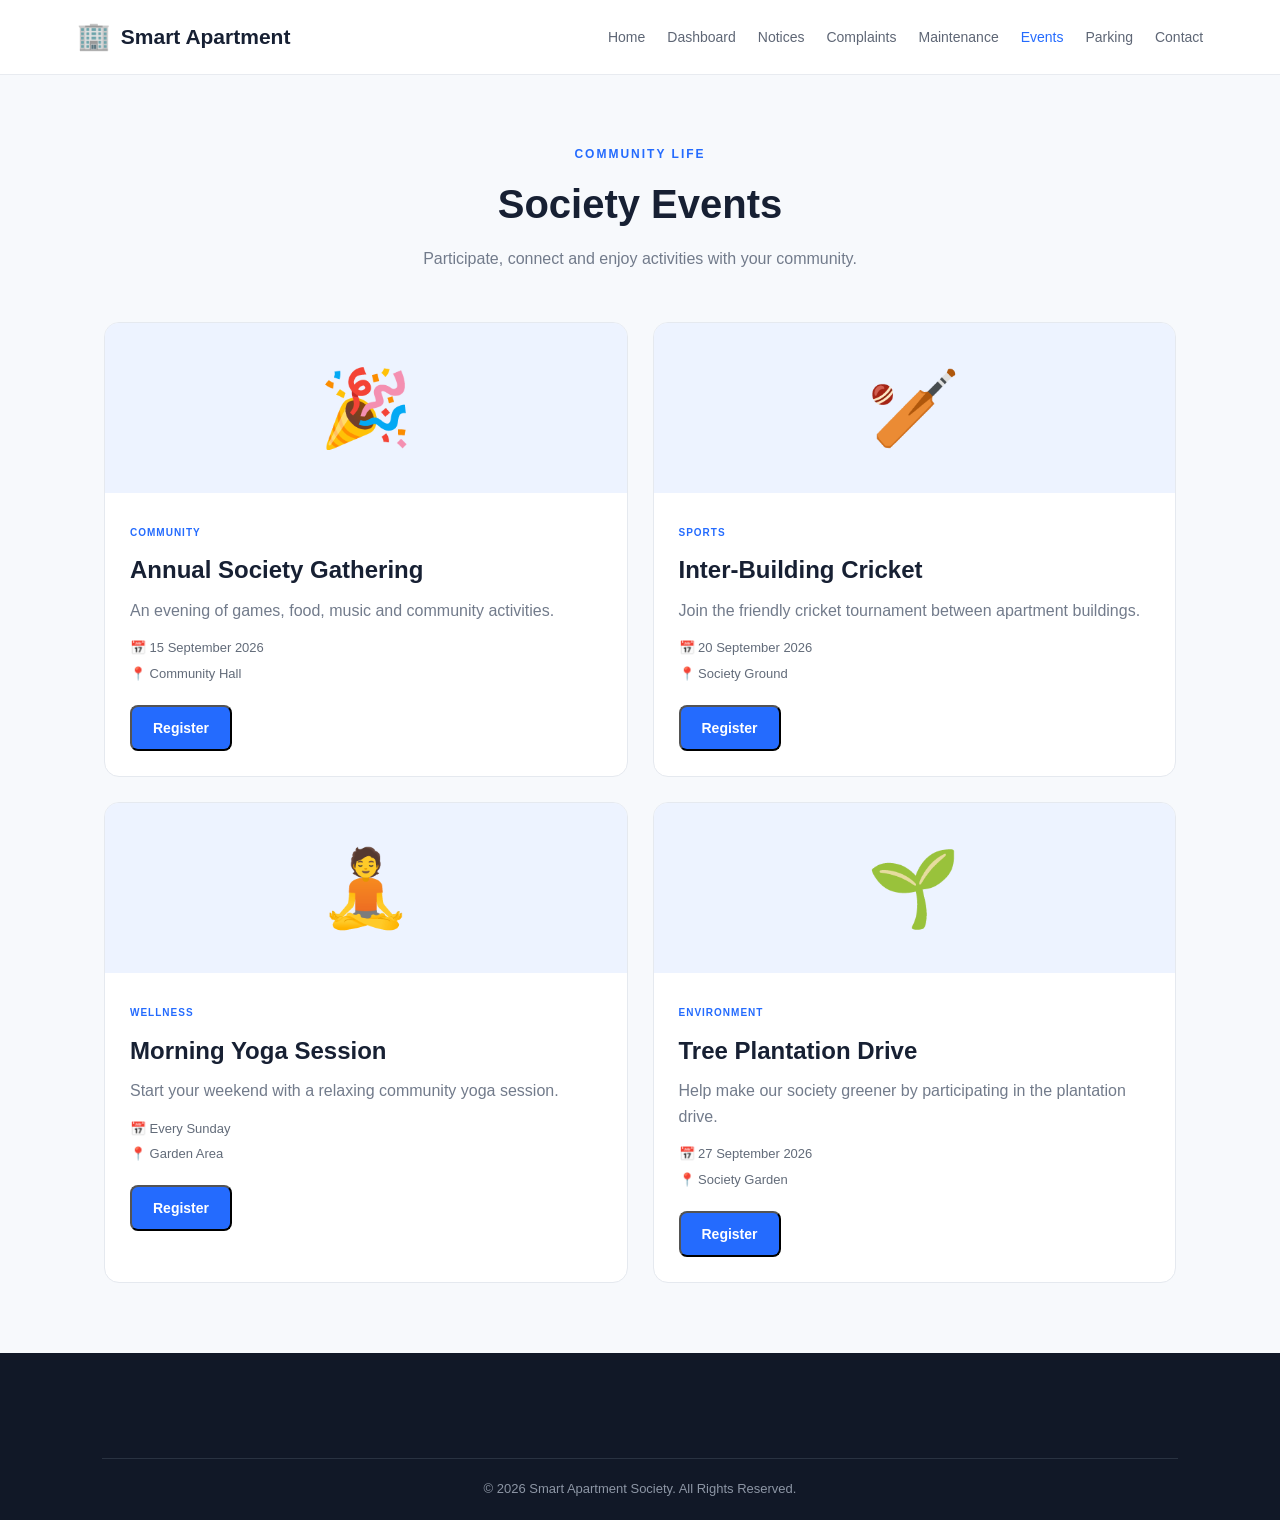
<file: events.html>
<!DOCTYPE html>
<html lang="en">

<head>

    <meta charset="UTF-8">
    <meta name="viewport" content="width=device-width, initial-scale=1.0">

    <title>Events | Smart Apartment</title>

    <link rel="stylesheet" href="./style.css">
    <link rel="stylesheet" href="./responsive.css">

</head>

<body>

<header class="navbar">

    <div class="logo">
        <span>🏢</span>
        Smart Apartment
    </div>

    <nav>
        <a href="index.html">Home</a>
        <a href="dashboard.html">Dashboard</a>
        <a href="notices.html">Notices</a>
        <a href="complaints.html">Complaints</a>
        <a href="maintenance.html">Maintenance</a>
        <a href="events.html" class="active">Events</a>
        <a href="parking.html">Parking</a>
        <a href="contact.html">Contact</a>
    </nav>

</header>


<main class="page-container">

    <div class="page-title">

        <p class="section-label">COMMUNITY LIFE</p>

        <h1>Society Events</h1>

        <p>
            Participate, connect and enjoy activities with your community.
        </p>

    </div>


    <div class="event-grid">

        <div class="event-card">

            <div class="event-banner">
                🎉
            </div>

            <div class="event-body">

                <span class="event-category">
                    COMMUNITY
                </span>

                <h2>Annual Society Gathering</h2>

                <p>
                    An evening of games, food, music and community activities.
                </p>

                <div class="event-info">
                    📅 15 September 2026
                </div>

                <div class="event-info">
                    📍 Community Hall
                </div>

                <button class="primary-btn">
                    Register
                </button>

            </div>

        </div>


        <div class="event-card">

            <div class="event-banner">
                🏏
            </div>

            <div class="event-body">

                <span class="event-category">
                    SPORTS
                </span>

                <h2>Inter-Building Cricket</h2>

                <p>
                    Join the friendly cricket tournament between apartment buildings.
                </p>

                <div class="event-info">
                    📅 20 September 2026
                </div>

                <div class="event-info">
                    📍 Society Ground
                </div>

                <button class="primary-btn">
                    Register
                </button>

            </div>

        </div>


        <div class="event-card">

            <div class="event-banner">
                🧘
            </div>

            <div class="event-body">

                <span class="event-category">
                    WELLNESS
                </span>

                <h2>Morning Yoga Session</h2>

                <p>
                    Start your weekend with a relaxing community yoga session.
                </p>

                <div class="event-info">
                    📅 Every Sunday
                </div>

                <div class="event-info">
                    📍 Garden Area
                </div>

                <button class="primary-btn">
                    Register
                </button>

            </div>

        </div>


        <div class="event-card">

            <div class="event-banner">
                🌱
            </div>

            <div class="event-body">

                <span class="event-category">
                    ENVIRONMENT
                </span>

                <h2>Tree Plantation Drive</h2>

                <p>
                    Help make our society greener by participating in the plantation drive.
                </p>

                <div class="event-info">
                    📅 27 September 2026
                </div>

                <div class="event-info">
                    📍 Society Garden
                </div>

                <button class="primary-btn">
                    Register
                </button>

            </div>

        </div>

    </div>

</main>


<footer>

    <div class="copyright">
        © 2026 Smart Apartment Society. All Rights Reserved.
    </div>

</footer>

</body>
</html>
</file>
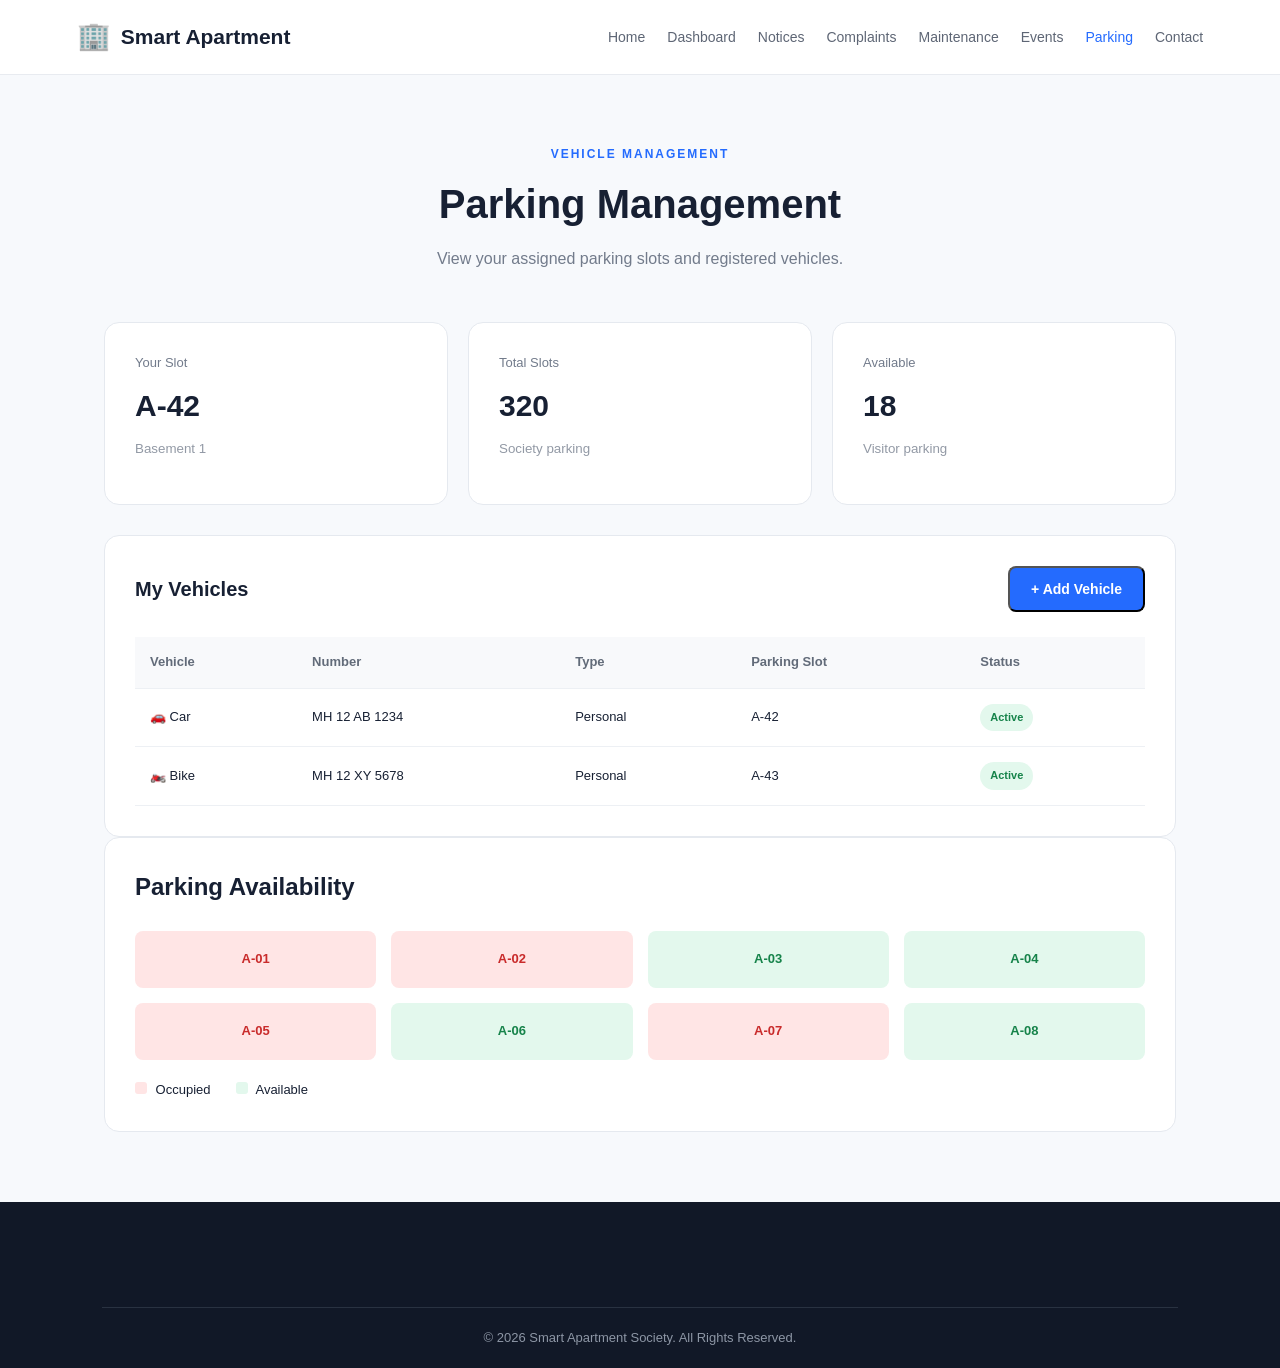
<file: parking.html>
<!DOCTYPE html>
<html lang="en">

<head>

    <meta charset="UTF-8">
    <meta name="viewport" content="width=device-width, initial-scale=1.0">

    <title>Parking | Smart Apartment</title>

    <link rel="stylesheet" href="./style.css">
    <link rel="stylesheet" href="./responsive.css">

</head>

<body>

<header class="navbar">

    <div class="logo">
        <span>🏢</span>
        Smart Apartment
    </div>

    <nav>
        <a href="index.html">Home</a>
        <a href="dashboard.html">Dashboard</a>
        <a href="notices.html">Notices</a>
        <a href="complaints.html">Complaints</a>
        <a href="maintenance.html">Maintenance</a>
        <a href="events.html">Events</a>
        <a href="parking.html" class="active">Parking</a>
        <a href="contact.html">Contact</a>
    </nav>

</header>


<main class="page-container">

    <div class="page-title">

        <p class="section-label">VEHICLE MANAGEMENT</p>

        <h1>Parking Management</h1>

        <p>
            View your assigned parking slots and registered vehicles.
        </p>

    </div>


    <div class="parking-summary">

        <div class="parking-card">
            <span>Your Slot</span>
            <strong>A-42</strong>
            <small>Basement 1</small>
        </div>

        <div class="parking-card">
            <span>Total Slots</span>
            <strong>320</strong>
            <small>Society parking</small>
        </div>

        <div class="parking-card">
            <span>Available</span>
            <strong>18</strong>
            <small>Visitor parking</small>
        </div>

    </div>


    <section class="table-card">

        <div class="panel-heading">

            <h2>My Vehicles</h2>

            <button class="primary-btn">
                + Add Vehicle
            </button>

        </div>


        <div class="table-wrapper">

            <table>

                <thead>

                    <tr>
                        <th>Vehicle</th>
                        <th>Number</th>
                        <th>Type</th>
                        <th>Parking Slot</th>
                        <th>Status</th>
                    </tr>

                </thead>

                <tbody>

                    <tr>
                        <td>🚗 Car</td>
                        <td>MH 12 AB 1234</td>
                        <td>Personal</td>
                        <td>A-42</td>
                        <td>
                            <span class="status resolved">
                                Active
                            </span>
                        </td>
                    </tr>

                    <tr>
                        <td>🏍️ Bike</td>
                        <td>MH 12 XY 5678</td>
                        <td>Personal</td>
                        <td>A-43</td>
                        <td>
                            <span class="status resolved">
                                Active
                            </span>
                        </td>
                    </tr>

                </tbody>

            </table>

        </div>

    </section>


    <section class="parking-availability">

        <h2>Parking Availability</h2>

        <div class="parking-slots">

            <div class="slot occupied">A-01</div>
            <div class="slot occupied">A-02</div>
            <div class="slot available">A-03</div>
            <div class="slot available">A-04</div>
            <div class="slot occupied">A-05</div>
            <div class="slot available">A-06</div>
            <div class="slot occupied">A-07</div>
            <div class="slot available">A-08</div>

        </div>

        <div class="parking-legend">

            <span>
                <i class="legend-box occupied"></i>
                Occupied
            </span>

            <span>
                <i class="legend-box available"></i>
                Available
            </span>

        </div>

    </section>

</main>


<footer>

    <div class="copyright">
        © 2026 Smart Apartment Society. All Rights Reserved.
    </div>

</footer>

</body>
</html>
</file>
<file: style.css>
/* =========================
   GLOBAL
========================= */

* {
    margin: 0;
    padding: 0;
    box-sizing: border-box;
}

html {
    scroll-behavior: smooth;
}

body {
    font-family: Arial, Helvetica, sans-serif;
    background: #f7f9fc;
    color: #172033;
    line-height: 1.6;
}

a {
    text-decoration: none;
    color: inherit;
}


/* =========================
   NAVBAR
========================= */

.navbar {
    width: 100%;
    min-height: 75px;
    padding: 0 6%;
    display: flex;
    align-items: center;
    justify-content: space-between;
    background: #ffffff;
    border-bottom: 1px solid #e8ebf0;
    position: sticky;
    top: 0;
    z-index: 1000;
}

.logo {
    display: flex;
    align-items: center;
    gap: 10px;
    font-size: 21px;
    font-weight: 700;
    color: #172033;
}

.logo span {
    font-size: 27px;
}

.navbar nav {
    display: flex;
    align-items: center;
    gap: 22px;
}

.navbar nav a {
    font-size: 14px;
    color: #5e6675;
    font-weight: 500;
    transition: 0.3s;
}

.navbar nav a:hover,
.navbar nav a.active {
    color: #246bfe;
}

.login-btn {
    background: #246bfe;
    color: white;
    padding: 11px 18px;
    border-radius: 8px;
    font-size: 14px;
    font-weight: 600;
    transition: 0.3s;
}

.login-btn:hover {
    background: #1454d6;
    transform: translateY(-2px);
}


/* =========================
   HERO
========================= */

.hero {
    min-height: 620px;
    padding: 80px 8%;
    display: flex;
    align-items: center;
    justify-content: space-between;
    gap: 60px;
    background:
        linear-gradient(135deg, #eef5ff, #ffffff);
}

.hero-content {
    max-width: 600px;
}

.hero-small {
    color: #246bfe;
    font-size: 13px;
    font-weight: 700;
    letter-spacing: 2px;
    margin-bottom: 18px;
}

.hero h1 {
    font-size: 60px;
    line-height: 1.08;
    letter-spacing: -2px;
    margin-bottom: 25px;
}

.hero-description {
    color: #667085;
    font-size: 17px;
    max-width: 540px;
    margin-bottom: 32px;
}

.hero-buttons {
    display: flex;
    gap: 15px;
    flex-wrap: wrap;
}

.primary-btn,
.secondary-btn {
    display: inline-block;
    padding: 13px 21px;
    border-radius: 8px;
    font-size: 14px;
    font-weight: 600;
    transition: 0.3s;
}

.primary-btn {
    background: #246bfe;
    color: white;
}

.primary-btn:hover {
    background: #1454d6;
    transform: translateY(-2px);
}

.secondary-btn {
    background: white;
    border: 1px solid #d9dee8;
    color: #26334a;
}

.secondary-btn:hover {
    border-color: #246bfe;
    color: #246bfe;
}


/* =========================
   BUILDING CARD
========================= */

.hero-image {
    width: 430px;
}

.building-card {
    min-height: 420px;
    padding: 45px 35px;
    border-radius: 25px;
    background:
        linear-gradient(
            145deg,
            #246bfe,
            #113d9c
        );
    color: white;
    box-shadow: 0 25px 60px rgba(36, 107, 254, 0.25);
    display: flex;
    flex-direction: column;
    justify-content: center;
    text-align: center;
}

.building-icon {
    font-size: 90px;
    margin-bottom: 25px;
}

.building-card h3 {
    font-size: 25px;
    margin-bottom: 8px;
}

.building-card > p {
    color: #dbe7ff;
    margin-bottom: 35px;
}

.building-stats {
    display: grid;
    grid-template-columns: repeat(3, 1fr);
    gap: 10px;
    border-top: 1px solid rgba(255,255,255,0.2);
    padding-top: 25px;
}

.building-stats div {
    display: flex;
    flex-direction: column;
}

.building-stats strong {
    font-size: 21px;
}

.building-stats span {
    font-size: 12px;
    color: #dbe7ff;
}


/* =========================
   SECTIONS
========================= */

.services,
.features {
    padding: 90px 8%;
    background: white;
}

.section-heading {
    text-align: center;
    margin-bottom: 50px;
}

.section-heading p,
.section-label {
    color: #246bfe;
    font-size: 12px;
    font-weight: 700;
    letter-spacing: 2px;
    margin-bottom: 8px;
}

.section-heading h2 {
    font-size: 36px;
    margin-bottom: 10px;
}

.section-heading span {
    color: #737b89;
}


/* =========================
   SERVICE CARDS
========================= */

.service-grid {
    display: grid;
    grid-template-columns: repeat(4, 1fr);
    gap: 20px;
}

.service-card {
    padding: 30px;
    border: 1px solid #e6eaf0;
    border-radius: 14px;
    background: #ffffff;
    transition: 0.3s;
}

.service-card:hover {
    transform: translateY(-7px);
    box-shadow: 0 15px 35px rgba(20, 40, 80, 0.1);
    border-color: #cddcff;
}

.service-icon {
    width: 55px;
    height: 55px;
    border-radius: 12px;
    display: flex;
    align-items: center;
    justify-content: center;
    background: #edf3ff;
    font-size: 25px;
    margin-bottom: 20px;
}

.service-card h3 {
    margin-bottom: 8px;
    font-size: 19px;
}

.service-card p {
    color: #727b8b;
    font-size: 14px;
    min-height: 65px;
}

.card-link {
    display: inline-block;
    color: #246bfe;
    font-size: 13px;
    font-weight: 600;
    margin-top: 15px;
}


/* =========================
   NOTICE
========================= */

.notice-section {
    padding: 70px 8%;
    background: #f0f5ff;
}

.notice-content {
    max-width: 1100px;
    margin: auto;
    padding: 40px;
    background: white;
    border-radius: 18px;
    display: flex;
    align-items: center;
    justify-content: space-between;
    gap: 30px;
    box-shadow: 0 10px 30px rgba(20, 50, 100, 0.06);
}

.notice-content h2 {
    font-size: 30px;
    margin-bottom: 12px;
}

.notice-content p {
    color: #667085;
    margin-bottom: 20px;
}

.notice-date {
    min-width: 130px;
    height: 130px;
    border-radius: 15px;
    background: #246bfe;
    color: white;
    display: flex;
    flex-direction: column;
    justify-content: center;
    align-items: center;
}

.notice-date span {
    font-size: 45px;
    font-weight: 700;
    line-height: 1;
}

.notice-date small {
    margin-top: 8px;
    letter-spacing: 2px;
}


/* =========================
   FEATURES
========================= */

.feature-grid {
    max-width: 1100px;
    margin: auto;
    display: grid;
    grid-template-columns: repeat(4, 1fr);
    gap: 30px;
}

.feature {
    text-align: center;
    padding: 20px;
}

.feature > div {
    font-size: 40px;
    margin-bottom: 15px;
}

.feature h3 {
    margin-bottom: 8px;
}

.feature p {
    color: #727b8b;
    font-size: 14px;
}


/* =========================
   FOOTER
========================= */

footer {
    background: #111827;
    color: white;
    padding: 60px 8% 20px;
}

.footer-content {
    display: grid;
    grid-template-columns: 2fr 1fr 1.5fr;
    gap: 70px;
    max-width: 1200px;
    margin: auto;
}

.footer-content h3 {
    font-size: 21px;
    margin-bottom: 15px;
}

.footer-content h4 {
    margin-bottom: 15px;
}

.footer-content p {
    color: #aeb6c4;
    font-size: 14px;
    margin-bottom: 8px;
}

.footer-content a {
    display: block;
    color: #aeb6c4;
    font-size: 14px;
    margin-bottom: 8px;
    transition: 0.3s;
}

.footer-content a:hover {
    color: white;
}

.copyright {
    text-align: center;
    border-top: 1px solid #293241;
    margin-top: 45px;
    padding-top: 20px;
    color: #8d96a5;
    font-size: 13px;
}


/* =========================
   BUTTON EFFECT
========================= */

button,
a {
    cursor: pointer;
}
/* =========================
   DASHBOARD
========================= */

.dashboard {
    max-width: 1250px;
    margin: auto;
    padding: 60px 5%;
}

.dashboard-header {
    display: flex;
    justify-content: space-between;
    align-items: center;
    margin-bottom: 40px;
}

.dashboard-header h1 {
    font-size: 34px;
}

.dashboard-header p:not(.section-label) {
    color: #727b8b;
}

.resident-profile {
    display: flex;
    align-items: center;
    gap: 12px;
}

.profile-avatar {
    width: 50px;
    height: 50px;
    border-radius: 50%;
    background: #246bfe;
    color: white;
    display: flex;
    justify-content: center;
    align-items: center;
    font-weight: bold;
}

.resident-profile span {
    display: block;
    color: #777;
    font-size: 13px;
}


/* STATS */

.dashboard-stats {
    display: grid;
    grid-template-columns: repeat(4, 1fr);
    gap: 20px;
    margin-bottom: 30px;
}

.dashboard-stat {
    background: white;
    border: 1px solid #e5e9ef;
    border-radius: 14px;
    padding: 25px;
}

.stat-icon {
    font-size: 25px;
    margin-bottom: 12px;
}

.dashboard-stat span {
    display: block;
    color: #727b8b;
    font-size: 13px;
}

.dashboard-stat strong {
    display: block;
    font-size: 27px;
    margin: 5px 0;
}

.dashboard-stat small {
    color: #8991a0;
}


/* GRID */

.dashboard-grid {
    display: grid;
    grid-template-columns: 1.5fr 1fr;
    gap: 25px;
    margin-bottom: 25px;
}

.dashboard-panel,
.form-card,
.table-card,
.parking-availability {
    background: white;
    border: 1px solid #e5e9ef;
    border-radius: 15px;
    padding: 30px;
}

.panel-heading {
    display: flex;
    justify-content: space-between;
    align-items: center;
    margin-bottom: 25px;
}

.panel-heading h2 {
    font-size: 20px;
}

.panel-heading a {
    color: #246bfe;
    font-size: 13px;
}


/* NOTICES */

.notice-item {
    display: flex;
    gap: 15px;
    padding: 17px 0;
    border-bottom: 1px solid #edf0f4;
}

.notice-item:last-child {
    border-bottom: none;
}

.notice-small-icon {
    width: 42px;
    height: 42px;
    background: #edf3ff;
    border-radius: 10px;
    display: flex;
    justify-content: center;
    align-items: center;
}

.notice-item h3 {
    font-size: 15px;
}

.notice-item p {
    color: #777f8d;
    font-size: 13px;
}

.notice-item small {
    color: #a0a7b2;
    font-size: 11px;
}


/* QUICK ACTIONS */

.quick-actions {
    display: grid;
    grid-template-columns: repeat(2, 1fr);
    gap: 15px;
}

.quick-actions a {
    padding: 20px;
    border: 1px solid #e5e9ef;
    border-radius: 10px;
    font-size: 25px;
    transition: 0.3s;
}

.quick-actions a:hover {
    border-color: #246bfe;
    transform: translateY(-3px);
}

.quick-actions span {
    display: block;
    font-size: 13px;
    font-weight: 600;
    margin-top: 7px;
}


/* EVENT */

.upcoming-event {
    display: flex;
    justify-content: space-between;
    align-items: center;
}

.upcoming-event h2 {
    margin-bottom: 8px;
}

.upcoming-event p:not(.section-label) {
    color: #727b8b;
    margin-bottom: 20px;
}

.event-date {
    width: 130px;
    height: 130px;
    border-radius: 15px;
    background: #246bfe;
    color: white;
    display: flex;
    flex-direction: column;
    align-items: center;
    justify-content: center;
}

.event-date strong {
    font-size: 45px;
    line-height: 1;
}

.event-date span {
    letter-spacing: 2px;
}


/* =========================
   COMMON PAGES
========================= */

.page-container {
    max-width: 1200px;
    margin: auto;
    padding: 70px 5%;
    min-height: 700px;
}

.page-title {
    text-align: center;
    margin-bottom: 50px;
}

.page-title h1 {
    font-size: 40px;
    margin-bottom: 10px;
}

.page-title > p:last-child {
    color: #727b8b;
}


/* NOTICE PAGE */

.notice-list {
    display: grid;
    gap: 20px;
}

.large-notice {
    background: white;
    border: 1px solid #e5e9ef;
    border-radius: 15px;
    padding: 25px;
    display: flex;
    gap: 25px;
}

.notice-date-box {
    min-width: 85px;
    height: 85px;
    border-radius: 12px;
    background: #edf3ff;
    color: #246bfe;
    display: flex;
    flex-direction: column;
    justify-content: center;
    align-items: center;
}

.notice-date-box strong {
    font-size: 32px;
    line-height: 1;
}

.notice-date-box span {
    font-size: 12px;
    font-weight: bold;
}

.large-notice h2 {
    margin: 8px 0;
}

.large-notice p {
    color: #727b8b;
    margin-bottom: 10px;
}

.large-notice small {
    color: #9299a5;
}

.notice-tag,
.event-category {
    color: #246bfe;
    font-size: 10px;
    font-weight: bold;
    letter-spacing: 1px;
}

.notice-tag.important {
    color: #e63946;
}


/* FORMS */

.form-layout {
    display: grid;
    grid-template-columns: 1fr 1fr;
    gap: 25px;
}

.form-card h2 {
    margin-bottom: 25px;
}

form {
    display: flex;
    flex-direction: column;
    gap: 10px;
}

form label {
    font-size: 13px;
    font-weight: 600;
    margin-top: 8px;
}

input,
select,
textarea {
    width: 100%;
    border: 1px solid #dce1e8;
    border-radius: 8px;
    padding: 12px;
    font-family: inherit;
    font-size: 14px;
    outline: none;
}

input:focus,
select:focus,
textarea:focus {
    border-color: #246bfe;
}

textarea {
    resize: vertical;
}


/* COMPLAINT */

.complaint-item {
    display: flex;
    justify-content: space-between;
    gap: 15px;
    padding: 20px 0;
    border-bottom: 1px solid #edf0f4;
}

.complaint-item h3 {
    font-size: 15px;
}

.complaint-item p {
    color: #777;
    font-size: 12px;
}

.complaint-id {
    color: #246bfe;
    font-size: 11px;
    font-weight: bold;
}

.status {
    display: inline-block;
    height: fit-content;
    padding: 5px 10px;
    border-radius: 20px;
    font-size: 11px;
    font-weight: bold;
}

.status.pending {
    background: #fff4d6;
    color: #a46b00;
}

.status.resolved,
.paid {
    background: #e3f8ed;
    color: #16834a;
}


/* PAYMENT */

.payment-summary {
    display: grid;
    grid-template-columns: repeat(3, 1fr);
    gap: 20px;
    margin-bottom: 30px;
}

.payment-card,
.parking-card {
    background: white;
    border: 1px solid #e5e9ef;
    border-radius: 15px;
    padding: 30px;
}

.payment-card span,
.parking-card span {
    display: block;
    color: #727b8b;
    font-size: 13px;
}

.payment-card strong,
.parking-card strong {
    display: block;
    font-size: 30px;
    margin: 8px 0;
}

.payment-card small,
.parking-card small {
    display: block;
    color: #9299a5;
    margin-bottom: 15px;
}


/* TABLE */

.table-wrapper {
    overflow-x: auto;
}

table {
    width: 100%;
    border-collapse: collapse;
}

th,
td {
    padding: 15px;
    text-align: left;
    border-bottom: 1px solid #edf0f4;
    font-size: 13px;
}

th {
    color: #626b79;
    background: #f8f9fb;
}


/* EVENTS */

.event-grid {
    display: grid;
    grid-template-columns: repeat(2, 1fr);
    gap: 25px;
}

.event-card {
    background: white;
    border: 1px solid #e5e9ef;
    border-radius: 15px;
    overflow: hidden;
}

.event-banner {
    height: 170px;
    background: #edf3ff;
    display: flex;
    align-items: center;
    justify-content: center;
    font-size: 75px;
}

.event-body {
    padding: 25px;
}

.event-body h2 {
    margin: 8px 0;
}

.event-body p {
    color: #727b8b;
    margin-bottom: 15px;
}

.event-info {
    font-size: 13px;
    color: #626b79;
    margin: 5px 0;
}

.event-body .primary-btn {
    margin-top: 15px;
}


/* PARKING */

.parking-summary {
    display: grid;
    grid-template-columns: repeat(3, 1fr);
    gap: 20px;
    margin-bottom: 30px;
}

.parking-slots {
    display: grid;
    grid-template-columns: repeat(4, 1fr);
    gap: 15px;
    margin-top: 25px;
}

.slot {
    padding: 18px;
    text-align: center;
    border-radius: 8px;
    font-weight: bold;
    font-size: 13px;
}

.slot.occupied,
.legend-box.occupied {
    background: #ffe5e5;
    color: #c92b2b;
}

.slot.available,
.legend-box.available {
    background: #e3f8ed;
    color: #16834a;
}

.parking-legend {
    display: flex;
    gap: 25px;
    margin-top: 20px;
    font-size: 13px;
}

.legend-box {
    display: inline-block;
    width: 12px;
    height: 12px;
    border-radius: 3px;
    margin-right: 5px;
}


/* CONTACT */

.contact-grid {
    display: grid;
    grid-template-columns: 1fr 1fr;
    gap: 30px;
}

.contact-info {
    display: grid;
    gap: 15px;
}

.contact-card {
    display: flex;
    gap: 18px;
    align-items: flex-start;
    padding: 25px;
    background: white;
    border: 1px solid #e5e9ef;
    border-radius: 12px;
}

.contact-card > div:first-child {
    font-size: 28px;
}

.contact-card h3 {
    font-size: 16px;
    margin-bottom: 4px;
}

.contact-card p {
    color: #727b8b;
    font-size: 13px;
}
</file>
<file: responsive.css>
/* =========================
   TABLET
========================= */

@media (max-width: 1100px) {

    .navbar {
        padding: 0 4%;
    }

    .navbar nav {
        gap: 12px;
    }

    .navbar nav a {
        font-size: 12px;
    }

    .hero {
        padding: 70px 5%;
    }

    .hero h1 {
        font-size: 48px;
    }

    .service-grid,
    .feature-grid {
        grid-template-columns: repeat(2, 1fr);
    }
}


/* =========================
   MOBILE
========================= */

@media (max-width: 768px) {

    .navbar {
        min-height: auto;
        padding: 18px 5%;
        flex-wrap: wrap;
        gap: 15px;
    }

    .navbar nav {
        width: 100%;
        order: 3;
        overflow-x: auto;
        padding-bottom: 5px;
    }

    .navbar nav a {
        white-space: nowrap;
    }

    .login-btn {
        margin-left: auto;
    }

    .hero {
        flex-direction: column;
        text-align: center;
        padding: 60px 5%;
    }

    .hero h1 {
        font-size: 42px;
    }

    .hero-description {
        font-size: 15px;
    }

    .hero-buttons {
        justify-content: center;
    }

    .hero-image {
        width: 100%;
        max-width: 430px;
    }

    .service-grid,
    .feature-grid {
        grid-template-columns: 1fr;
    }

    .section-heading h2 {
        font-size: 29px;
    }

    .notice-content {
        flex-direction: column;
        text-align: center;
    }

    .footer-content {
        grid-template-columns: 1fr;
        gap: 30px;
    }
}


/* =========================
   SMALL MOBILE
========================= */

@media (max-width: 450px) {

    .logo {
        font-size: 18px;
    }

    .login-btn {
        padding: 9px 12px;
        font-size: 12px;
    }

    .hero h1 {
        font-size: 35px;
    }

    .building-card {
        min-height: 360px;
        padding: 30px 20px;
    }

    .building-icon {
        font-size: 70px;
    }

    .services,
    .features {
        padding: 65px 5%;
    }

    .notice-section {
        padding: 50px 5%;
    }

    .notice-content {
        padding: 25px;
    }
}
</file>
